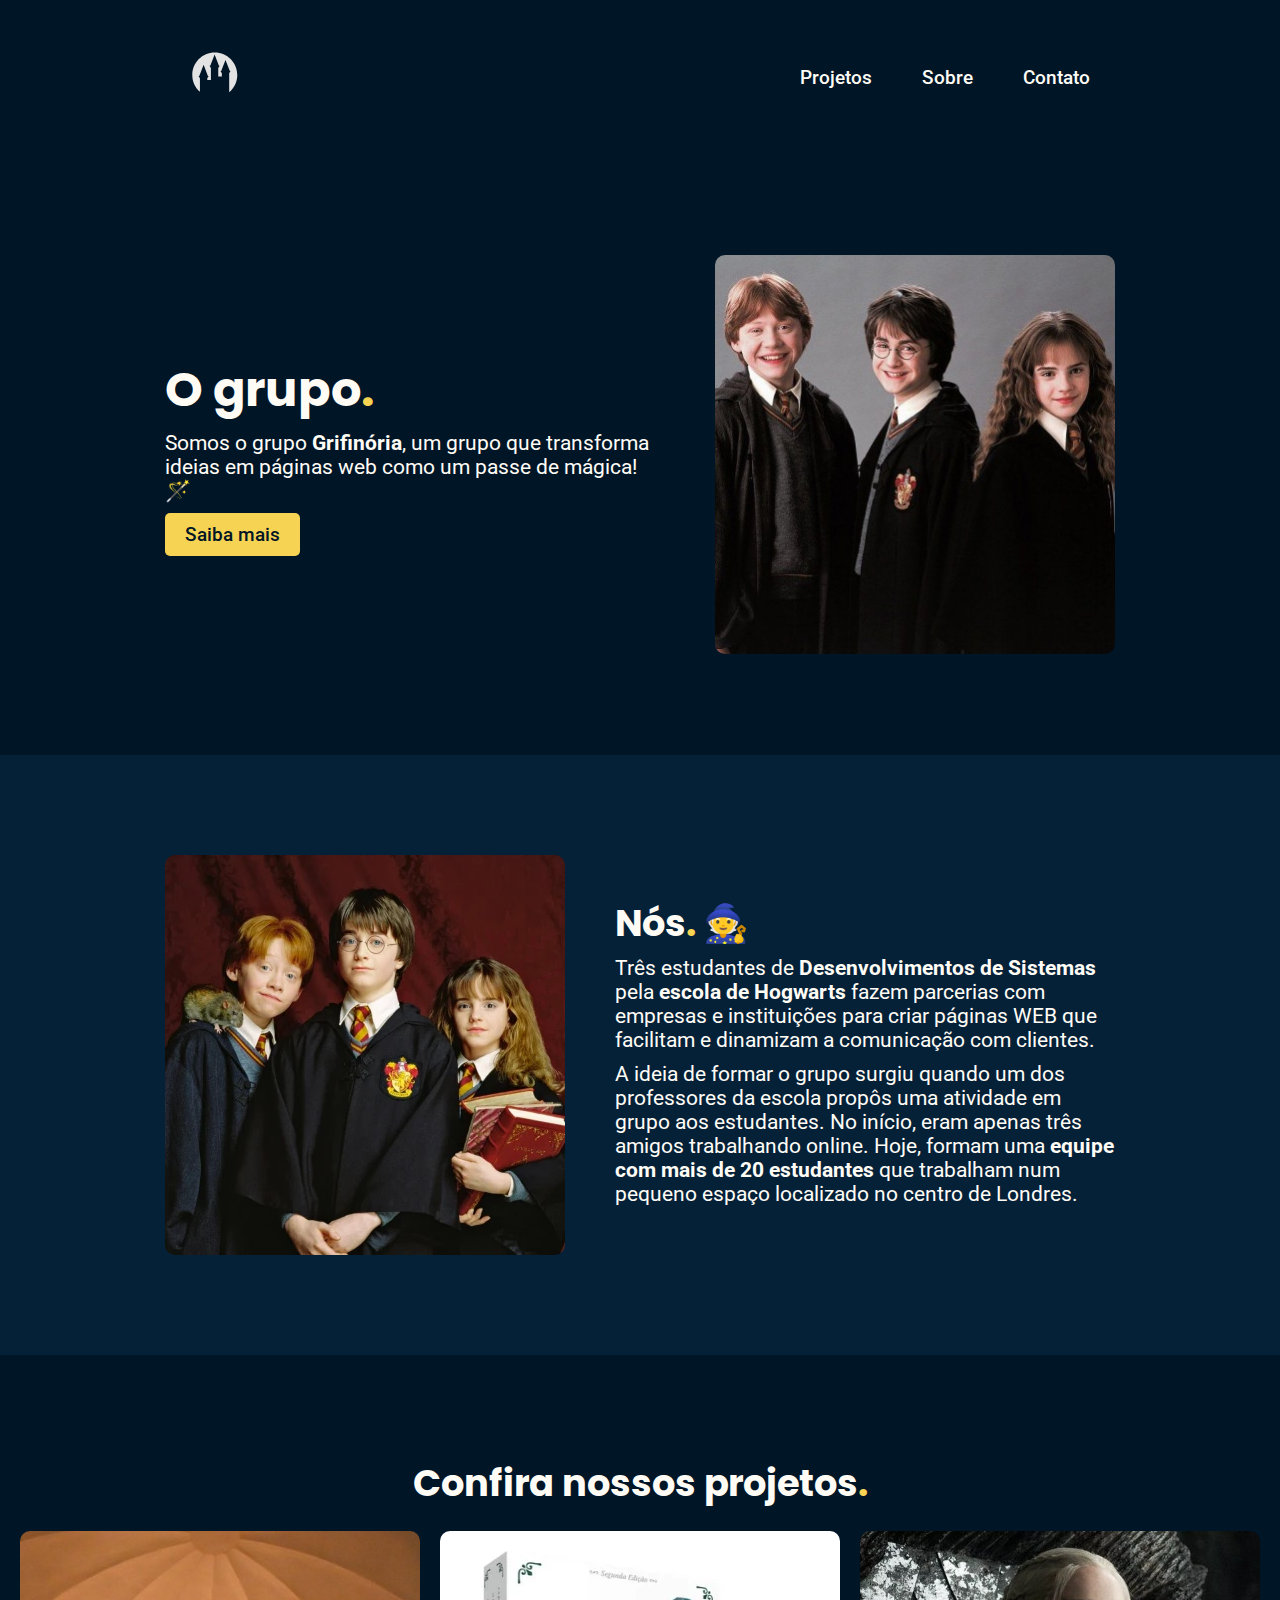
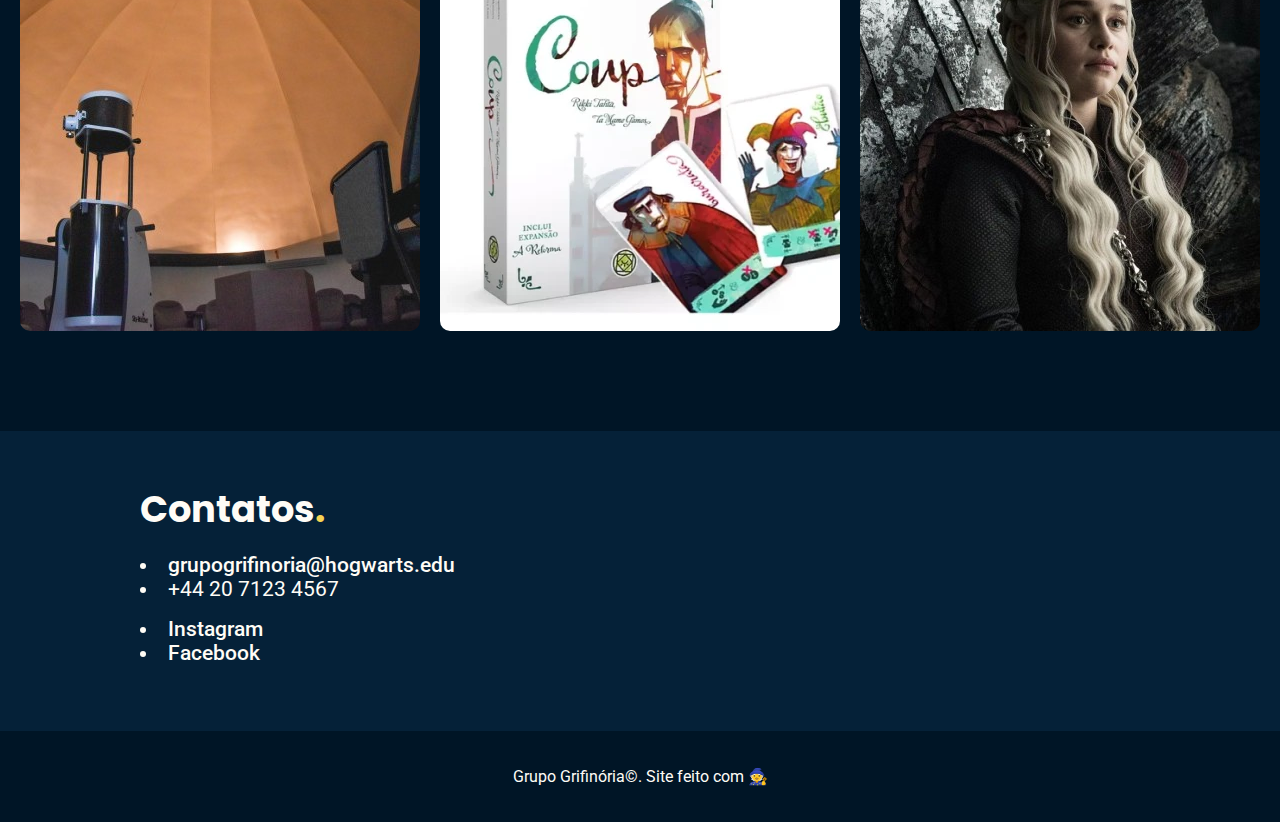
<file: index.html>
<!DOCTYPE html>
<html lang="en">
<head>
    <meta charset="UTF-8">
    <meta name="viewport" content="width=device-width, initial-scale=1.0">
    <title>Portfolio</title>
    <link rel="stylesheet" href="Styles/style.css">
    <link rel="shortcut icon" href="Images/logo.svg" type="image/x-icon">
</head>
<body>
    <!-- 
        Projeto feito por:
            Murilo Monte;
            Tiago Silva;
            Victor Gabriel.
     -->
    <header class="header-bg">
        <div class="header container">
            <div class="navegacao">
                <a href="index.html"><img src="Images/logo.svg" alt=""></a>
                <ul class="navegacao-links">
                    <li><a href="portfolio.html">Projetos</a></li>
                    <li><a href="#sobre">Sobre</a></li>
                    <li><a href="#contato">Contato</a></li>
                </ul>
            </div>
            <div class="introducao">
                <div class="introducao-txt">
                    <h1>O grupo<span class="ponto">.</span></h1>
                    <p>Somos o grupo <strong>Grifinória</strong>, um grupo que transforma ideias em páginas web como um passe de mágica! 🪄</p>
                    <a href="#contato" class="botao">Saiba mais</a>
                </div>
                <div class="introducao-img">
                    <img src="Images/nos2.jpg" alt="">
                </div>
            </div>
        </div>
    </header>
    <main class="main">
        <div class="sobre-bg" id="sobre">
            <div class="sobre container">
                <div class="sobre-img">
                    <img src="Images/nos.webp" alt="">
                </div>
                <div class="sobre-txt">
                    <h2>Nós<span class="ponto">.</span> 🧙</h2>
                    <p>Três estudantes de <strong>Desenvolvimentos de Sistemas</strong> pela <strong>escola de Hogwarts</strong> fazem parcerias com empresas e instituições para criar páginas WEB que facilitam e dinamizam a comunicação com clientes.</p>
                    <p>A ideia de formar o grupo surgiu quando um dos professores da escola propôs uma atividade em grupo aos estudantes. No início, eram apenas três amigos trabalhando online. Hoje, formam uma <strong>equipe com mais de 20 estudantes</strong> que trabalham num pequeno espaço localizado no centro de Londres.</p>
                </div>
            </div>
        </div>
        <div class="showcase-bg" id="showcase">
            <div class="showcase-container">
                <h2>Confira nossos projetos<span class="ponto">.</span></h2>
                <div class="showcase">
                    <div class="showcase-img">
                        <a href="portfolio.html#projetos"><img src="Images/projetos/projeto1.jpg" alt=""></a>
                    </div>
                    <div class="showcase-img">
                        <a href="portfolio.html#projetos"><img src="Images/projetos/projeto2.webp" alt=""></a>
                    </div>
                    <div class="showcase-img">
                        <a href="portfolio.html#projetos"><img src="Images/projetos/projeto3.jpg" alt=""></a>
                </div>
                </div>
            </div>
        </div>
    </main>
    <footer class="footer-bg">
        <div class="footer container" id="contato">
            <h2 id="contato">Contatos<span class="ponto">.</span></h2>
            <ul>
                <li><a href="mailto:teste@email.com">grupogrifinoria@hogwarts.edu</a></li>
                <li>+44 20 7123 4567</li>
            </ul>
            <ul>
                <li><a href="https://instagram.com">Instagram</a></li>
                <li><a href="https://facebook.com">Facebook</a></li>
            </ul>
        </div>
        <div class="rodape">
            <p>Grupo Grifinória&copy;. Site feito com 🧙</p>
        </div>
    </footer>
</body>
</html>
</file>
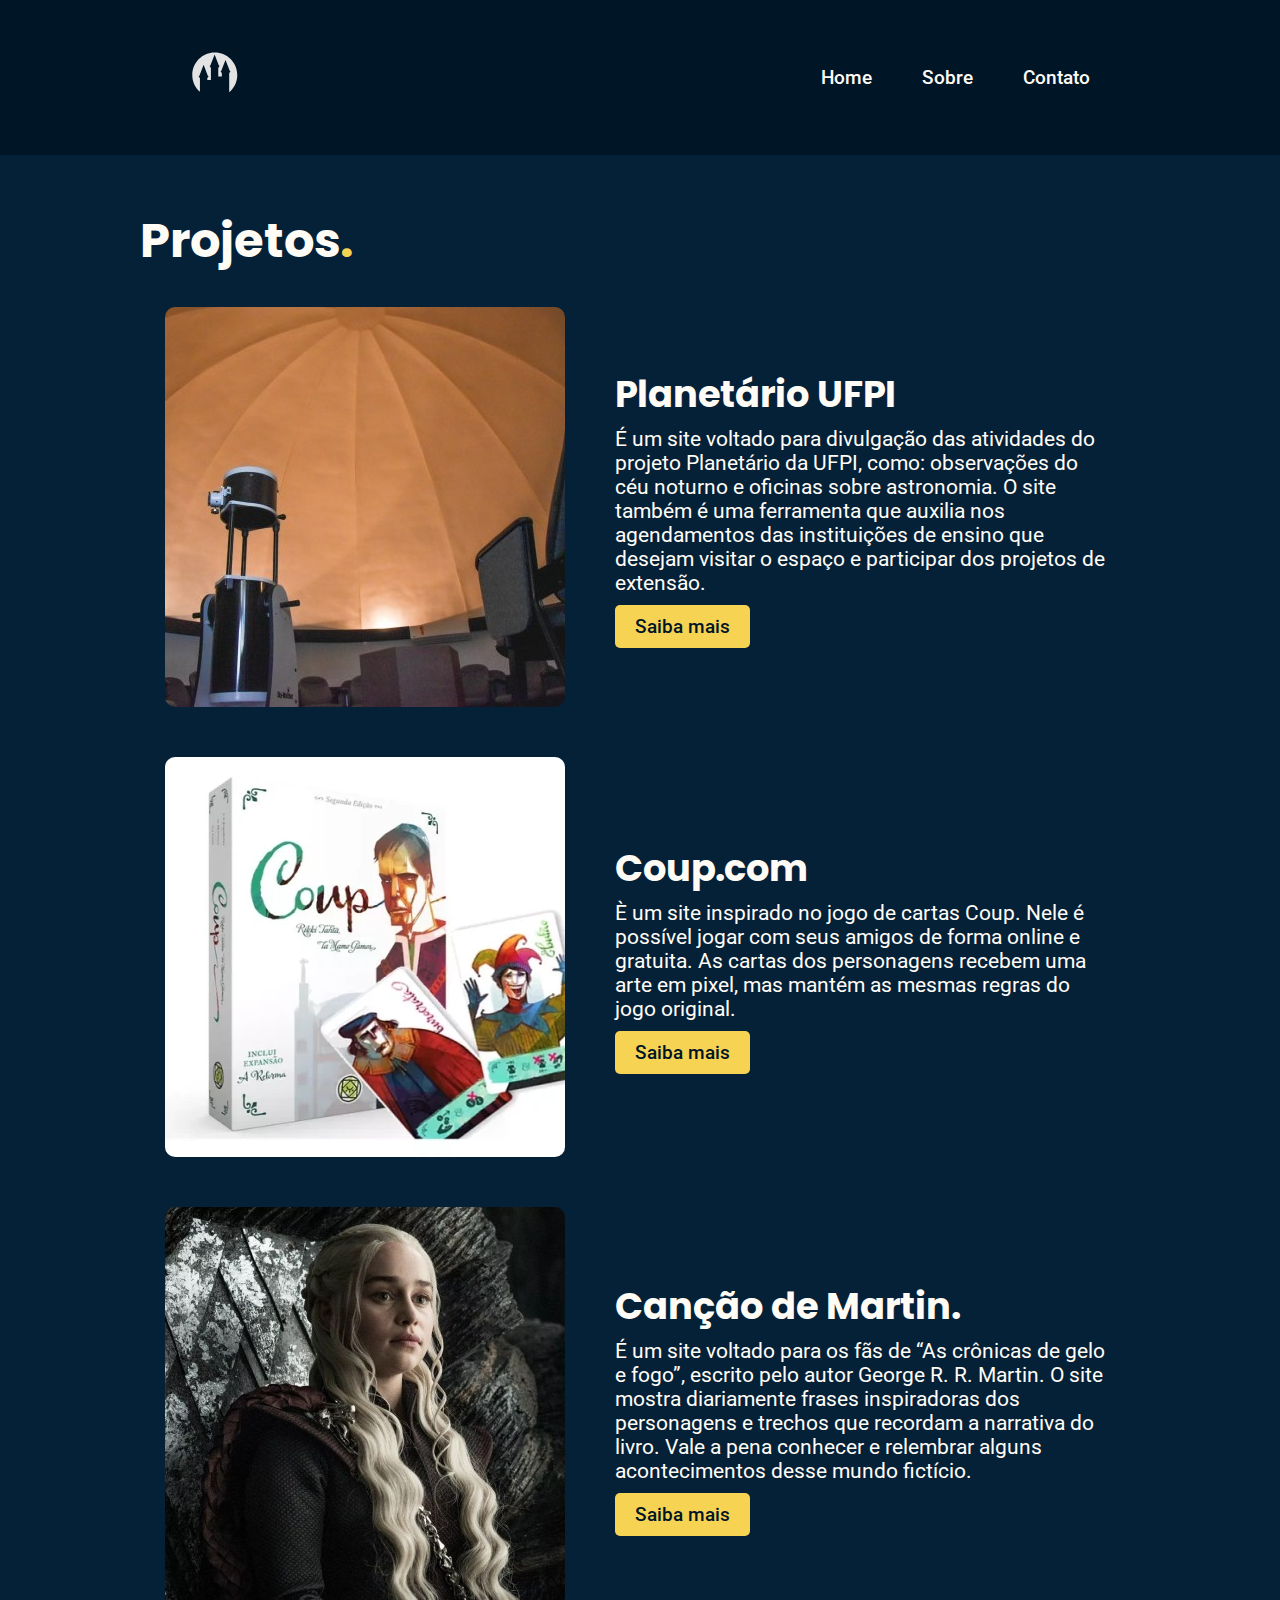
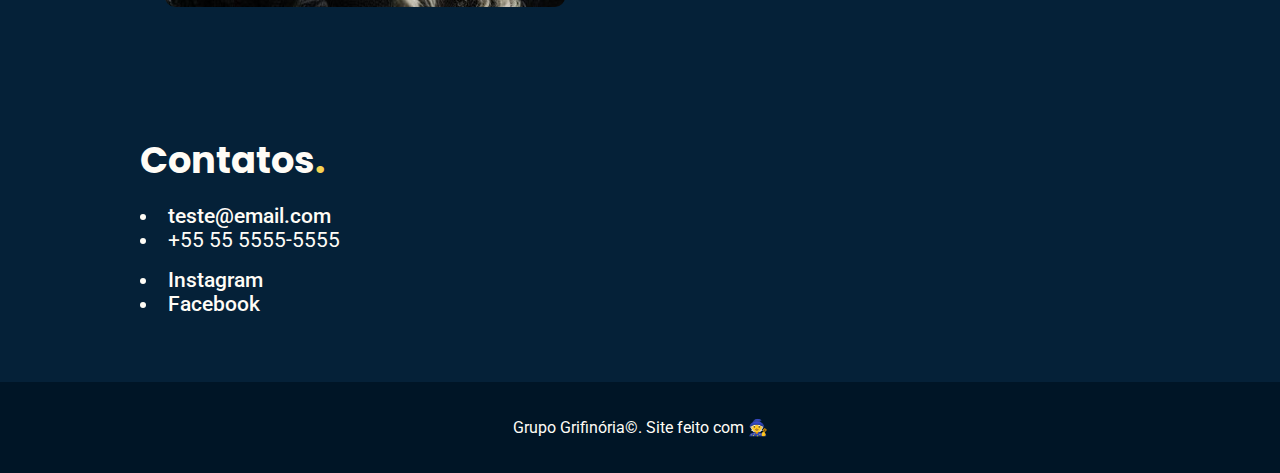
<file: portfolio.html>
<!DOCTYPE html>
<html lang="en">
<head>
    <meta charset="UTF-8">
    <meta name="viewport" content="width=device-width, initial-scale=1.0">
    <title>Portfolio | Projetos</title>
    <link rel="stylesheet" href="Styles/style.css">
    <link rel="shortcut icon" href="Images/logo.svg" type="image/x-icon">
</head>
<body>
    <header>
        <div class="header container">
            <div class="navegacao">
                <a href="index.html"><img src="Images/logo.svg" alt=""></a>
                <ul class="navegacao-links">
                    <li><a href="index.html">Home</a></li>
                    <li><a href="index.html#sobre">Sobre</a></li>
                    <li><a href="#contato">Contato</a></li>
                </ul>
            </div>
    </header>
    <main class="main">
        <div class="projetos-bg" id="projetos">
            <div class="projetos container">
            <h1>Projetos<span class="ponto">.</span></h1>
                <div class="projetos-item">
                    <div class="projetos-item-img">
                        <a href="#"><img src="Images/projetos/projeto1.jpg" alt=""></a>
                    </div>
                    <div class="projetos-item-txt">
                        <h2>Planetário UFPI</h2>
                        <p>É um site voltado para divulgação das atividades do projeto Planetário da UFPI, como: observações do céu noturno e oficinas sobre astronomia. O site também é uma ferramenta que auxilia nos agendamentos das instituições de ensino que desejam visitar o espaço e participar dos projetos de extensão.</p>
                        <a href="#" class="botao">Saiba mais</a>
                    </div>
                </div>
                <div class="projetos-item">
                    <div class="projetos-item-img">
                        <a href="#"><img src="Images/projetos/projeto2.webp" alt=""></a>
                    </div>
                    <div class="projetos-item-txt">
                        <h2>Coup.com</h2>
                        <p>È um site inspirado no jogo de cartas Coup. Nele é possível jogar com seus amigos de forma online e gratuita. As cartas dos personagens recebem uma arte em pixel, mas mantém as mesmas regras do jogo original.</p>
                        <a href="#" class="botao">Saiba mais</a>
                    </div>
                </div>
                <div class="projetos-item">
                    <div class="projetos-item-img">
                        <a href="#"><img src="Images/projetos/projeto3.jpg" alt=""></a>
                    </div>
                    <div class="projetos-item-txt">
                        <h2>Canção de Martin.</h2>
                        <p>É um site voltado para os fãs de “As crônicas de gelo e fogo”, escrito pelo autor George R. R. Martin. O site mostra diariamente frases inspiradoras dos personagens e trechos que recordam a narrativa do livro. Vale a pena conhecer e relembrar alguns acontecimentos desse mundo fictício.</p>
                        <a href="#" class="botao">Saiba mais</a>
                    </div>
                </div>
        </div>
    </main>
    <footer class="footer-bg">
        <div class="footer container" id="contato">
            <h2 id="contato">Contatos<span class="ponto">.</span></h2>
            <ul>
                <li><a href="mailto:teste@email.com">teste@email.com</a></li>
                <li>+55 55 5555-5555</li>
            </ul>
            <ul>
                <li><a href="https://instagram.com">Instagram</a></li>
                <li><a href="https://facebook.com">Facebook</a></li>
            </ul>
        </div>
        <div class="rodape">
            <p>Grupo Grifinória&copy;. Site feito com 🧙</p>
        </div>
    </footer>
</body>
</html>
</file>
<file: Styles/style.css>
@import url('https://fonts.googleapis.com/css2?family=Merriweather:ital,wght@1,900&family=Poppins:wght@400;600&family=Roboto:wght@400;500&display=swap');

:root {
    /* Cores */
        /* Background */
        --b2: #001526;
        --b3: #052138;
    
        /* Text */
        --t1: #FFFCF6;
        --t2: #363636;
    
        /* Accent */
        --a1: #F7D353;
        --a2: #E5C03C;

    /* Fontes */
        /* Title */
        --font-1: 'Poppins', Arial, Helvetica, sans-serif;

        /* Body */
        --font-2: 'Roboto', Arial, Helvetica, sans-serif;
}

body {
    background-color: var(--b2);
    color: var(--t1);
    margin: 0px;
}

a {
    display: inline-block;
    text-decoration: none;
    color: var(--t1);
    font-weight: 500;
}

h1,
h2 {
    font-family: var(--font-1);
    margin: 0px 0px 5px 0px;
}

h1 {
    font-size: 3rem;
}

h2 {
    font-size: 2.3rem;
}

.ponto {
    color: var(--a1);
}

.botao {
    background-color: var(--a1);
    color: var(--b2);
    font-family: var(--font-2);
    padding: 10px 20px;
    border-radius: 5px;
    font-size: 1.2rem;
}

.botao:hover {
    background-color: var(--a2);
}

.botao:visited {
    color: var(--b2);
}

.container {
    max-width: 1000px;
    padding: 0px 20px;
    margin: auto;
}

.header a {
    font-family: var(--font-2);
    font-size: 1.2rem;
}

.navegacao a:hover {
    color: var(--t4);
}

.navegacao {
    display: flex;
    justify-content: space-between;
    flex-wrap: wrap;
    padding: 50px;
}

.navegacao ul {
    display: flex;
    list-style-type: none;
    flex-wrap: wrap;
    gap: 50px;
}

.navegacao img {
    width: 50px;
}

.introducao,
.sobre,
.projetos-item {
    display: flex;
    flex-wrap: wrap;
    justify-content: center;
    align-items: center;

    padding-top: 100px;
    padding-bottom: 100px;
    gap: 50px;
}

.sobre {
    flex-wrap: wrap;
}

.introducao-img,
.sobre-img,
.projetos-item-img,
.showcase-img {
    max-width: 400px;
    max-height: 400px;
}

.introducao-img img,
.sobre-img img,
.projetos-item-img img,
.showcase-img img {
    width: 100%;
    border-radius: 10px;
}

.introducao-txt,
.sobre-txt, 
.projetos-item-txt {
    max-width: 500px;
}

.main p,
.header p {
    font-family: var(--font-2);
    font-size: 1.3rem;
    margin: 0px 0px 10px 0px;
}

.sobre-bg {
    background-color: var(--b3);
}

.showcase-container {
    max-width: 1300px;
    margin: auto;
    padding: 100px 20px;
}

.showcase-container h2 {
    text-align: center;
    margin-bottom: 20px;
}

.showcase {
    display: flex;
    flex-wrap: wrap;
    gap: 20px;
    justify-content: center;
}

.projetos {
    margin: auto;

    padding-top: 50px;
    padding-bottom: 50px;
}

.projetos-bg {
    background-color: var(--b3);
}

.projetos-item {
    padding-top: 25px;
    padding-bottom: 25px;
}

.footer-bg {
    background-color: var(--b3);
}

.footer {
    padding-top: 50px;
    padding-bottom: 50px;
}

.footer ul {
    padding-left: 0px;
    list-style-position: inside;
}

.footer ul li {
    font-family: var(--font-2);
    font-size: 1.3rem;
}

.rodape {
    background-color: var(--b2);
    font-family: var(--font-2);
    color: var(--t4);
    padding: 20px;
    text-align: center;
    font-size: 1rem;
}
</file>
